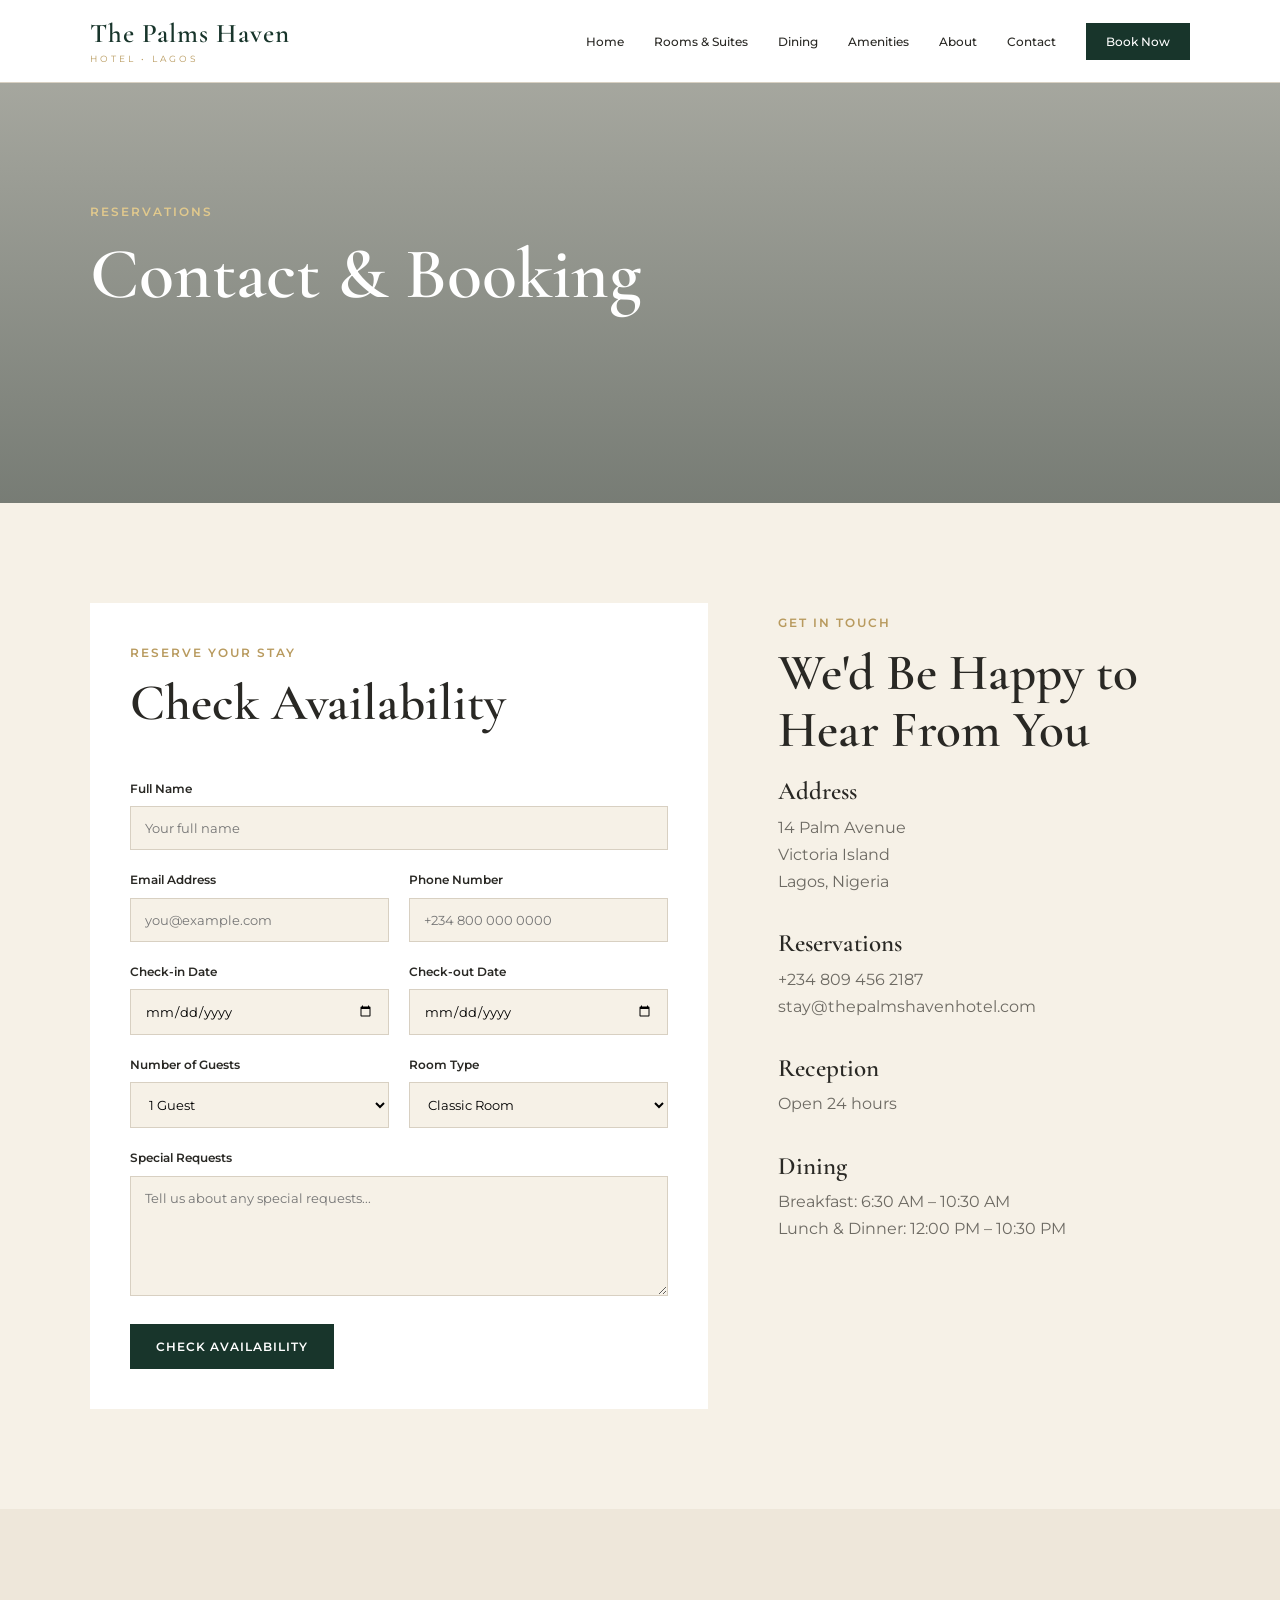
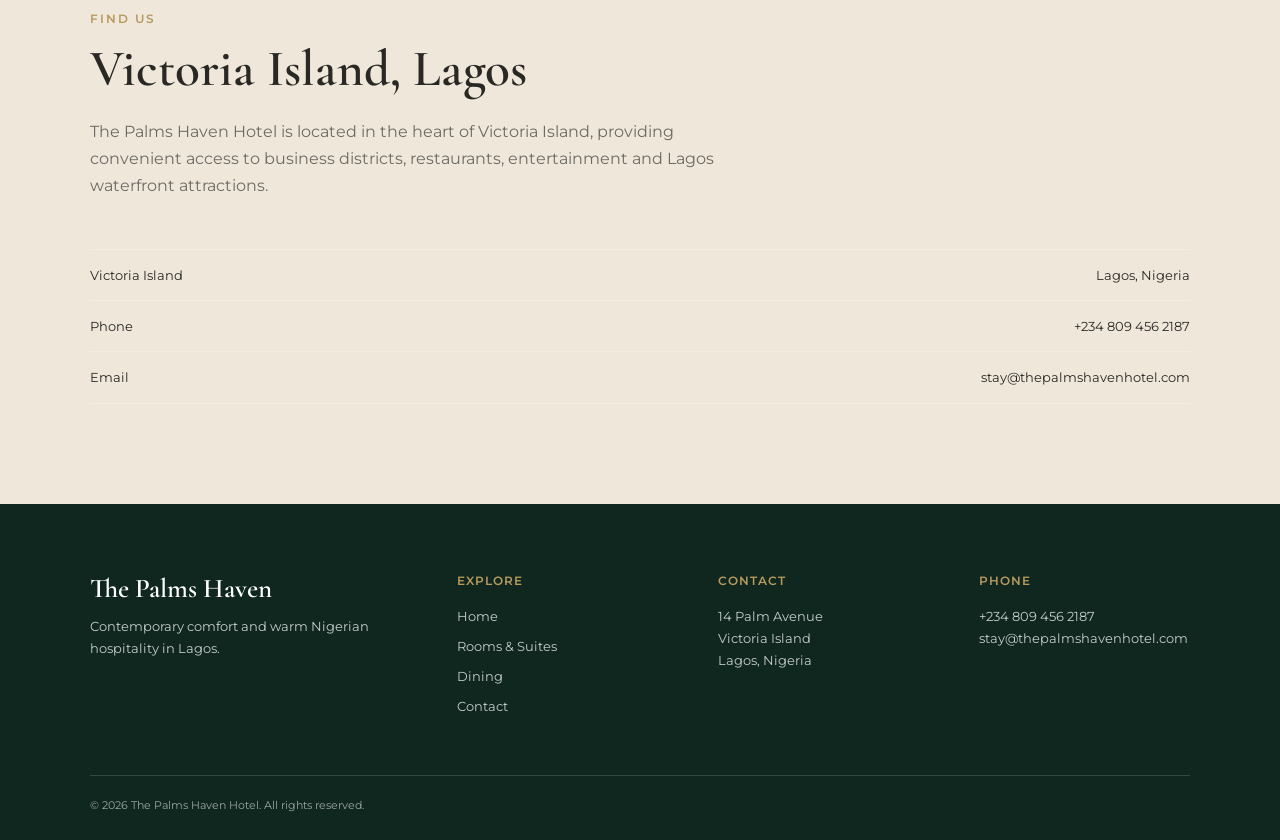
<file: contact.html>
<!DOCTYPE html>
<html lang="en">

<head>

    <meta charset="UTF-8">

    <meta name="viewport"
          content="width=device-width, initial-scale=1.0">

    <title>Contact & Booking | The Palms Haven Hotel</title>

    <link rel="stylesheet" href="style.css">

</head>


<body>


<!-- ================= HEADER ================= -->

<header class="header">

    <div class="container navbar">

        <a href="index.html" class="logo">

            <h2>The Palms Haven</h2>

            <span>
                HOTEL • LAGOS
            </span>

        </a>


        <nav>

            <ul class="nav-links">

                <li>
                    <a href="index.html">Home</a>
                </li>

                <li>
                    <a href="rooms.html">
                        Rooms & Suites
                    </a>
                </li>

                <li>
                    <a href="dining.html">
                        Dining
                    </a>
                </li>

                <li>
                    <a href="index.html#amenities">
                        Amenities
                    </a>
                </li>

                <li>
                    <a href="index.html#about">
                        About
                    </a>
                </li>

                <li>
                    <a href="contact.html">
                        Contact
                    </a>
                </li>

                <li>
                    <a href="contact.html" class="nav-book">
                        Book Now
                    </a>
                </li>

            </ul>

        </nav>

    </div>

</header>



<!-- ================= HERO ================= -->

<section class="page-hero contact-hero">

    <div class="container page-hero-content">

        <p class="eyebrow">
            Reservations
        </p>

        <h1>
            Contact & Booking
        </h1>

    </div>

</section>



<!-- ================= BOOKING ================= -->

<section class="section">

    <div class="container booking-grid">


        <!-- FORM -->

        <div class="booking-form">

            <p class="eyebrow">
                Reserve Your Stay
            </p>

            <h2>
                Check Availability
            </h2>

            <br>


            <form>


                <div class="form-group">

                    <label for="name">
                        Full Name
                    </label>

                    <input
                        type="text"
                        id="name"
                        name="name"
                        placeholder="Your full name"
                        required>

                </div>



                <div class="form-row">

                    <div class="form-group">

                        <label for="email">
                            Email Address
                        </label>

                        <input
                            type="email"
                            id="email"
                            name="email"
                            placeholder="you@example.com"
                            required>

                    </div>


                    <div class="form-group">

                        <label for="phone">
                            Phone Number
                        </label>

                        <input
                            type="tel"
                            id="phone"
                            name="phone"
                            placeholder="+234 800 000 0000"
                            required>

                    </div>

                </div>



                <div class="form-row">

                    <div class="form-group">

                        <label for="checkin">
                            Check-in Date
                        </label>

                        <input
                            type="date"
                            id="checkin"
                            name="checkin"
                            required>

                    </div>


                    <div class="form-group">

                        <label for="checkout">
                            Check-out Date
                        </label>

                        <input
                            type="date"
                            id="checkout"
                            name="checkout"
                            required>

                    </div>

                </div>



                <div class="form-row">

                    <div class="form-group">

                        <label for="guests">
                            Number of Guests
                        </label>

                        <select id="guests" name="guests">

                            <option>
                                1 Guest
                            </option>

                            <option>
                                2 Guests
                            </option>

                            <option>
                                3 Guests
                            </option>

                            <option>
                                4 Guests
                            </option>

                            <option>
                                5+ Guests
                            </option>

                        </select>

                    </div>


                    <div class="form-group">

                        <label for="room">
                            Room Type
                        </label>

                        <select id="room" name="room">

                            <option>
                                Classic Room
                            </option>

                            <option>
                                Deluxe Room
                            </option>

                            <option>
                                Executive Room
                            </option>

                            <option>
                                Luxury Suite
                            </option>

                            <option>
                                Presidential Suite
                            </option>

                        </select>

                    </div>

                </div>



                <div class="form-group">

                    <label for="requests">
                        Special Requests
                    </label>

                    <textarea
                        id="requests"
                        name="requests"
                        placeholder="Tell us about any special requests..."></textarea>

                </div>



                <button type="submit" class="btn">
                    Check Availability
                </button>

            </form>

        </div>



        <!-- CONTACT INFORMATION -->

        <aside class="contact-details">

            <p class="eyebrow">
                Get In Touch
            </p>

            <h2>
                We'd Be Happy to Hear From You
            </h2>


            <div class="contact-block">

                <h3>
                    Address
                </h3>

                <p>
                    14 Palm Avenue<br>
                    Victoria Island<br>
                    Lagos, Nigeria
                </p>

            </div>


            <div class="contact-block">

                <h3>
                    Reservations
                </h3>

                <p>
                    +234 809 456 2187
                </p>

                <p>
                    stay@thepalmshavenhotel.com
                </p>

            </div>


            <div class="contact-block">

                <h3>
                    Reception
                </h3>

                <p>
                    Open 24 hours
                </p>

            </div>


            <div class="contact-block">

                <h3>
                    Dining
                </h3>

                <p>
                    Breakfast: 6:30 AM – 10:30 AM
                </p>

                <p>
                    Lunch & Dinner: 12:00 PM – 10:30 PM
                </p>

            </div>

        </aside>

    </div>

</section>



<!-- ================= LOCATION ================= -->

<section class="section amenities">

    <div class="container">

        <div class="section-heading">

            <p class="eyebrow">
                Find Us
            </p>

            <h2>
                Victoria Island, Lagos
            </h2>

            <p>
                The Palms Haven Hotel is located in the heart
                of Victoria Island, providing convenient access
                to business districts, restaurants, entertainment
                and Lagos waterfront attractions.
            </p>

        </div>


        <div class="location-list">

            <div class="location-item">

                <span>
                    Victoria Island
                </span>

                <span>
                    Lagos, Nigeria
                </span>

            </div>

            <div class="location-item">

                <span>
                    Phone
                </span>

                <span>
                    +234 809 456 2187
                </span>

            </div>

            <div class="location-item">

                <span>
                    Email
                </span>

                <span>
                    stay@thepalmshavenhotel.com
                </span>

            </div>

        </div>

    </div>

</section>



<!-- ================= FOOTER ================= -->

<footer class="footer">

    <div class="container">

        <div class="footer-grid">

            <div>

                <h3>
                    The Palms Haven
                </h3>

                <p>
                    Contemporary comfort and warm Nigerian
                    hospitality in Lagos.
                </p>

            </div>


            <div>

                <h4>
                    EXPLORE
                </h4>

                <a href="index.html">
                    Home
                </a>

                <a href="rooms.html">
                    Rooms & Suites
                </a>

                <a href="dining.html">
                    Dining
                </a>

                <a href="contact.html">
                    Contact
                </a>

            </div>


            <div>

                <h4>
                    CONTACT
                </h4>

                <p>
                    14 Palm Avenue<br>
                    Victoria Island<br>
                    Lagos, Nigeria
                </p>

            </div>


            <div>

                <h4>
                    PHONE
                </h4>

                <p>
                    +234 809 456 2187
                </p>

                <p>
                    stay@thepalmshavenhotel.com
                </p>

            </div>

        </div>


        <div class="footer-bottom">

            © 2026 The Palms Haven Hotel.
            All rights reserved.

        </div>

    </div>

</footer>


</body>
</html>
</file>
<file: style.css>
/* =====================================================
   THE PALMS HAVEN HOTEL
   Main Stylesheet
===================================================== */

/* ---------- GOOGLE FONTS ---------- */

@import url('https://fonts.googleapis.com/css2?family=Cormorant+Garamond:wght@500;600;700&family=Montserrat:wght@400;500;600&display=swap');


/* ---------- CSS VARIABLES ---------- */

:root {
    --forest-green: #18352b;
    --dark-green: #10271f;
    --ivory: #f6f1e7;
    --cream: #eee7da;
    --gold: #b89a5e;
    --charcoal: #292824;
    --white: #ffffff;
    --border: #d8d0c2;
    --light-text: #6d6a63;

    --heading-font: "Cormorant Garamond", serif;
    --body-font: "Montserrat", sans-serif;
}


/* ---------- RESET ---------- */

* {
    margin: 0;
    padding: 0;
    box-sizing: border-box;
}

html {
    scroll-behavior: smooth;
}

body {
    font-family: var(--body-font);
    color: var(--charcoal);
    background-color: var(--ivory);
    line-height: 1.7;
}

img {
    width: 100%;
    display: block;
}

a {
    text-decoration: none;
    color: inherit;
}

button,
input,
select,
textarea {
    font-family: inherit;
}


/* ---------- GENERAL STYLES ---------- */

.container {
    width: 86%;
    max-width: 1250px;
    margin: auto;
}

.section {
    padding: 100px 0;
}

.section-heading {
    max-width: 650px;
    margin-bottom: 50px;
}

.eyebrow {
    color: var(--gold);
    font-size: 12px;
    font-weight: 600;
    letter-spacing: 2px;
    text-transform: uppercase;
    margin-bottom: 12px;
}

h1,
h2,
h3,
h4 {
    font-family: var(--heading-font);
    line-height: 1.1;
    font-weight: 600;
}

h2 {
    font-size: clamp(38px, 4vw, 58px);
    margin-bottom: 20px;
}

h3 {
    font-size: 32px;
}

p {
    color: var(--light-text);
}


/* ---------- BUTTONS ---------- */

.btn {
    display: inline-block;
    padding: 14px 25px;
    border: 1px solid var(--forest-green);
    background-color: var(--forest-green);
    color: var(--white);
    font-size: 12px;
    font-weight: 600;
    letter-spacing: 1px;
    text-transform: uppercase;
    transition: 0.3s ease;
}

.btn:hover {
    background-color: var(--gold);
    border-color: var(--gold);
}

.btn-outline {
    background-color: transparent;
    color: var(--forest-green);
}

.btn-outline:hover {
    color: var(--white);
}


/* ---------- HEADER ---------- */

.header {
    background-color: var(--white);
    border-bottom: 1px solid var(--border);
    position: sticky;
    top: 0;
    z-index: 1000;
}

.navbar {
    min-height: 82px;
    display: flex;
    align-items: center;
    justify-content: space-between;
}

.logo {
    color: var(--forest-green);
    line-height: 1;
}

.logo h2 {
    font-size: 27px;
    margin: 0;
    letter-spacing: 1px;
}

.logo span {
    display: block;
    color: var(--gold);
    font-family: var(--body-font);
    font-size: 9px;
    letter-spacing: 3px;
    margin-top: 5px;
}

.nav-links {
    display: flex;
    align-items: center;
    gap: 30px;
    list-style: none;
}

.nav-links a {
    font-size: 12px;
    font-weight: 500;
    color: var(--charcoal);
    transition: color 0.3s ease;
}

.nav-links a:hover {
    color: var(--gold);
}

.nav-book {
    padding: 11px 20px !important;
    background-color: var(--forest-green);
    color: var(--white) !important;
}

.nav-book:hover {
    background-color: var(--gold);
}


/* ---------- HERO ---------- */

.hero {
    min-height: 680px;
    background-image:
        linear-gradient(
            rgba(15, 28, 23, 0.48),
            rgba(15, 28, 23, 0.48)
        ),
        url("https://images.unsplash.com/photo-1566073771259-6a8506099945?auto=format&fit=crop&w=1800&q=85");

    background-size: cover;
    background-position: center;
    display: flex;
    align-items: center;
}

.hero-content {
    width: 86%;
    max-width: 1250px;
    margin: auto;
    color: var(--white);
}

.hero-content .eyebrow {
    color: #e1c98d;
}

.hero h1 {
    max-width: 700px;
    font-size: clamp(50px, 6vw, 82px);
    margin-bottom: 25px;
}

.hero p {
    max-width: 590px;
    color: var(--white);
    margin-bottom: 30px;
    font-size: 16px;
}

.hero-buttons {
    display: flex;
    gap: 15px;
    flex-wrap: wrap;
}

.hero .btn {
    background-color: var(--white);
    color: var(--forest-green);
    border-color: var(--white);
}

.hero .btn:hover {
    background-color: var(--gold);
    color: var(--white);
    border-color: var(--gold);
}

.hero-location {
    margin-top: 70px;
    font-size: 13px;
    letter-spacing: 1px;
}


/* ---------- INTRODUCTION ---------- */

.intro-grid {
    display: grid;
    grid-template-columns: 1.1fr 0.9fr;
    gap: 80px;
    align-items: center;
}

.intro-image {
    height: 550px;
    object-fit: cover;
}

.intro-text p {
    margin-bottom: 30px;
}


/* ---------- ROOMS ---------- */

.rooms-section {
    background-color: var(--white);
}

.rooms-grid {
    display: grid;
    grid-template-columns: repeat(3, 1fr);
    gap: 25px;
}

.room-card {
    background-color: var(--ivory);
}

.room-image {
    height: 300px;
    overflow: hidden;
}

.room-image img {
    height: 100%;
    object-fit: cover;
    transition: transform 0.4s ease;
}

.room-card:hover .room-image img {
    transform: scale(1.04);
}

.room-content {
    padding: 28px;
}

.room-content h3 {
    margin-bottom: 8px;
}

.room-price {
    color: var(--forest-green);
    font-weight: 600;
    margin: 15px 0;
}

.room-info {
    display: flex;
    gap: 20px;
    flex-wrap: wrap;
    font-size: 12px;
    color: var(--light-text);
    margin-bottom: 22px;
}


/* ---------- LOCATION ---------- */

.location {
    background-color: var(--forest-green);
    color: var(--white);
}

.location-grid {
    display: grid;
    grid-template-columns: 1fr 1fr;
    gap: 70px;
    align-items: center;
}

.location h2 {
    color: var(--white);
}

.location p {
    color: #d5ddd8;
    margin-bottom: 25px;
}

.location-image {
    height: 480px;
    object-fit: cover;
}

.location-list {
    border-top: 1px solid rgba(255,255,255,0.25);
}

.location-item {
    display: flex;
    justify-content: space-between;
    padding: 14px 0;
    border-bottom: 1px solid rgba(255,255,255,0.25);
    font-size: 13px;
}


/* ---------- DINING ---------- */

.dining-grid {
    display: grid;
    grid-template-columns: 0.9fr 1.1fr;
    gap: 70px;
    align-items: center;
}

.dining-image {
    height: 500px;
    object-fit: cover;
}

.menu-list {
    margin-top: 30px;
}

.menu-item {
    display: flex;
    justify-content: space-between;
    gap: 20px;
    padding: 17px 0;
    border-bottom: 1px solid var(--border);
}

.menu-item h4 {
    font-family: var(--body-font);
    font-size: 14px;
    font-weight: 600;
}

.menu-item span {
    color: var(--gold);
    white-space: nowrap;
    font-weight: 600;
}


/* ---------- AMENITIES ---------- */

.amenities {
    background-color: var(--cream);
}

.amenities-grid {
    display: grid;
    grid-template-columns: repeat(3, 1fr);
    border-top: 1px solid var(--border);
    border-left: 1px solid var(--border);
}

.amenity {
    padding: 35px;
    border-right: 1px solid var(--border);
    border-bottom: 1px solid var(--border);
}

.amenity-number {
    color: var(--gold);
    font-size: 12px;
    margin-bottom: 25px;
}

.amenity h3 {
    font-size: 27px;
    margin-bottom: 10px;
}


/* ---------- TESTIMONIALS ---------- */

.testimonials {
    background-color: var(--white);
    text-align: center;
}

.testimonial {
    max-width: 780px;
    margin: auto;
}

.testimonial blockquote {
    font-family: var(--heading-font);
    font-size: clamp(28px, 3vw, 42px);
    line-height: 1.3;
    margin-bottom: 25px;
}

.testimonial-name {
    color: var(--gold);
    font-size: 12px;
    letter-spacing: 1px;
}


/* ---------- BOOKING CTA ---------- */

.booking-cta {
    background-color: var(--cream);
    text-align: center;
}

.booking-cta p {
    max-width: 550px;
    margin: 0 auto 30px;
}


/* ---------- PAGE HERO ---------- */

.page-hero {
    min-height: 420px;
    background-size: cover;
    background-position: center;
    display: flex;
    align-items: end;
    padding-bottom: 70px;
}

.rooms-hero {
    background-image:
        linear-gradient(rgba(15,28,23,0.35), rgba(15,28,23,0.55)),
        url("https://images.unsplash.com/photo-1611892440504-42a792e24d32?auto=format&fit=crop&w=1800&q=85");
}

.dining-hero {
    background-image:
        linear-gradient(rgba(15,28,23,0.35), rgba(15,28,23,0.55)),
        url("https://images.unsplash.com/photo-1414235077428-338989a2e8c0?auto=format&fit=crop&w=1800&q=85");
}

.contact-hero {
    background-image:
        linear-gradient(rgba(15,28,23,0.35), rgba(15,28,23,0.55)),
        url("https://images.unsplash.com/photo-1542314831-068cd1dbfeeb?auto=format&fit=crop&w=1800&q=85");
}

.page-hero-content {
    color: var(--white);
}

.page-hero h1 {
    font-size: clamp(48px, 6vw, 72px);
}

.page-hero .eyebrow {
    color: #e1c98d;
}


/* ---------- ROOM PAGE ---------- */

.room-detail {
    display: grid;
    grid-template-columns: 1fr 1fr;
    gap: 60px;
    align-items: center;
    padding: 80px 0;
    border-bottom: 1px solid var(--border);
}

.room-detail:nth-child(even) .room-detail-image {
    order: 2;
}

.room-detail-image {
    height: 450px;
    object-fit: cover;
}

.room-detail-content h2 {
    margin-bottom: 10px;
}

.room-details-list {
    display: grid;
    grid-template-columns: 1fr 1fr;
    gap: 12px;
    margin: 25px 0 30px;
    font-size: 13px;
}

.room-details-list div {
    padding: 10px 0;
    border-bottom: 1px solid var(--border);
}


/* ---------- DINING PAGE ---------- */

.dining-intro {
    text-align: center;
    max-width: 750px;
    margin: auto;
}

.food-gallery {
    display: grid;
    grid-template-columns: 1.2fr 0.8fr;
    gap: 20px;
    margin-top: 60px;
}

.food-gallery img {
    height: 420px;
    object-fit: cover;
}

.food-gallery img:last-child {
    height: 300px;
    align-self: end;
}

.menu-section {
    margin-top: 100px;
}

.menu-section h2 {
    margin-bottom: 30px;
}

.full-menu {
    max-width: 850px;
}

.menu-description {
    font-size: 13px;
    margin-bottom: 20px;
}


/* ---------- CONTACT / BOOKING ---------- */

.booking-grid {
    display: grid;
    grid-template-columns: 1.2fr 0.8fr;
    gap: 70px;
}

.booking-form {
    background-color: var(--white);
    padding: 40px;
}

.form-row {
    display: grid;
    grid-template-columns: 1fr 1fr;
    gap: 20px;
}

.form-group {
    margin-bottom: 20px;
}

.form-group label {
    display: block;
    font-size: 12px;
    font-weight: 600;
    margin-bottom: 7px;
}

.form-group input,
.form-group select,
.form-group textarea {
    width: 100%;
    padding: 13px 14px;
    border: 1px solid var(--border);
    background-color: var(--ivory);
    outline: none;
}

.form-group input:focus,
.form-group select:focus,
.form-group textarea:focus {
    border-color: var(--gold);
}

.form-group textarea {
    height: 120px;
    resize: vertical;
}

.contact-details {
    padding-top: 10px;
}

.contact-block {
    margin-bottom: 35px;
}

.contact-block h3 {
    font-size: 25px;
    margin-bottom: 8px;
}

.contact-block p {
    margin: 0;
}


/* ---------- FOOTER ---------- */

.footer {
    background-color: var(--dark-green);
    color: var(--white);
    padding: 70px 0 25px;
}

.footer-grid {
    display: grid;
    grid-template-columns: 1.5fr 1fr 1fr 1fr;
    gap: 50px;
    padding-bottom: 50px;
}

.footer h3 {
    font-size: 27px;
    margin-bottom: 12px;
}

.footer h4 {
    font-family: var(--body-font);
    color: var(--gold);
    font-size: 12px;
    letter-spacing: 1px;
    margin-bottom: 18px;
}

.footer p,
.footer a {
    color: #c6cec9;
    font-size: 13px;
}

.footer a {
    display: block;
    margin-bottom: 8px;
}

.footer a:hover {
    color: var(--gold);
}

.footer-bottom {
    padding-top: 20px;
    border-top: 1px solid rgba(255,255,255,0.15);
    font-size: 11px;
    color: #9ca8a2;
}


/* =====================================================
   RESPONSIVE DESIGN
===================================================== */


/* ---------- TABLET LANDSCAPE ---------- */

@media (max-width: 1024px) {

    .container,
    .hero-content {
        width: 90%;
    }

    .nav-links {
        gap: 17px;
    }

    .intro-grid,
    .location-grid,
    .dining-grid {
        gap: 45px;
    }

    .rooms-grid {
        grid-template-columns: repeat(2, 1fr);
    }

    .amenities-grid {
        grid-template-columns: repeat(2, 1fr);
    }

    .footer-grid {
        grid-template-columns: 1fr 1fr;
    }
}


/* ---------- TABLET ---------- */

@media (max-width: 768px) {

    .section {
        padding: 70px 0;
    }

    .navbar {
        min-height: 72px;
    }

    .nav-links {
        display: none;
    }

    .intro-grid,
    .location-grid,
    .dining-grid,
    .booking-grid {
        grid-template-columns: 1fr;
    }

    .intro-image {
        height: 400px;
    }

    .location-image {
        height: 380px;
    }

    .dining-image {
        height: 400px;
    }

    .rooms-grid {
        grid-template-columns: 1fr;
    }

    .amenities-grid {
        grid-template-columns: 1fr;
    }

    .room-detail {
        grid-template-columns: 1fr;
        gap: 35px;
    }

    .room-detail:nth-child(even) .room-detail-image {
        order: 0;
    }

    .room-detail-image {
        height: 380px;
    }

    .booking-form {
        padding: 30px;
    }

    .hero {
        min-height: 600px;
    }

    .footer-grid {
        grid-template-columns: 1fr 1fr;
    }
}


/* ---------- MOBILE ---------- */

@media (max-width: 576px) {

    .container,
    .hero-content {
        width: 90%;
    }

    .section {
        padding: 55px 0;
    }

    .hero {
        min-height: 620px;
    }

    .hero h1 {
        font-size: 48px;
    }

    .hero p {
        font-size: 14px;
    }

    .hero-location {
        margin-top: 45px;
    }

    .hero-buttons {
        flex-direction: column;
        align-items: flex-start;
    }

    .hero-buttons .btn {
        width: 100%;
        text-align: center;
    }

    .intro-image,
    .location-image,
    .dining-image {
        height: 330px;
    }

    .room-image {
        height: 260px;
    }

    .page-hero {
        min-height: 350px;
        padding-bottom: 45px;
    }

    .page-hero h1 {
        font-size: 48px;
    }

    .room-detail {
        padding: 55px 0;
    }

    .room-detail-image {
        height: 320px;
    }

    .room-details-list {
        grid-template-columns: 1fr;
    }

    .food-gallery {
        grid-template-columns: 1fr;
    }

    .food-gallery img,
    .food-gallery img:last-child {
        height: 300px;
    }

    .form-row {
        grid-template-columns: 1fr;
        gap: 0;
    }

    .booking-form {
        padding: 22px;
    }

    .footer-grid {
        grid-template-columns: 1fr;
        gap: 35px;
    }

    .logo h2 {
        font-size: 23px;
    }
}


/* ---------- SMALL MOBILE ---------- */

@media (max-width: 400px) {

    .hero h1 {
        font-size: 43px;
    }

    h2 {
        font-size: 38px;
    }

    .btn {
        width: 100%;
        text-align: center;
    }

    .room-content {
        padding: 22px;
    }

}
</file>
